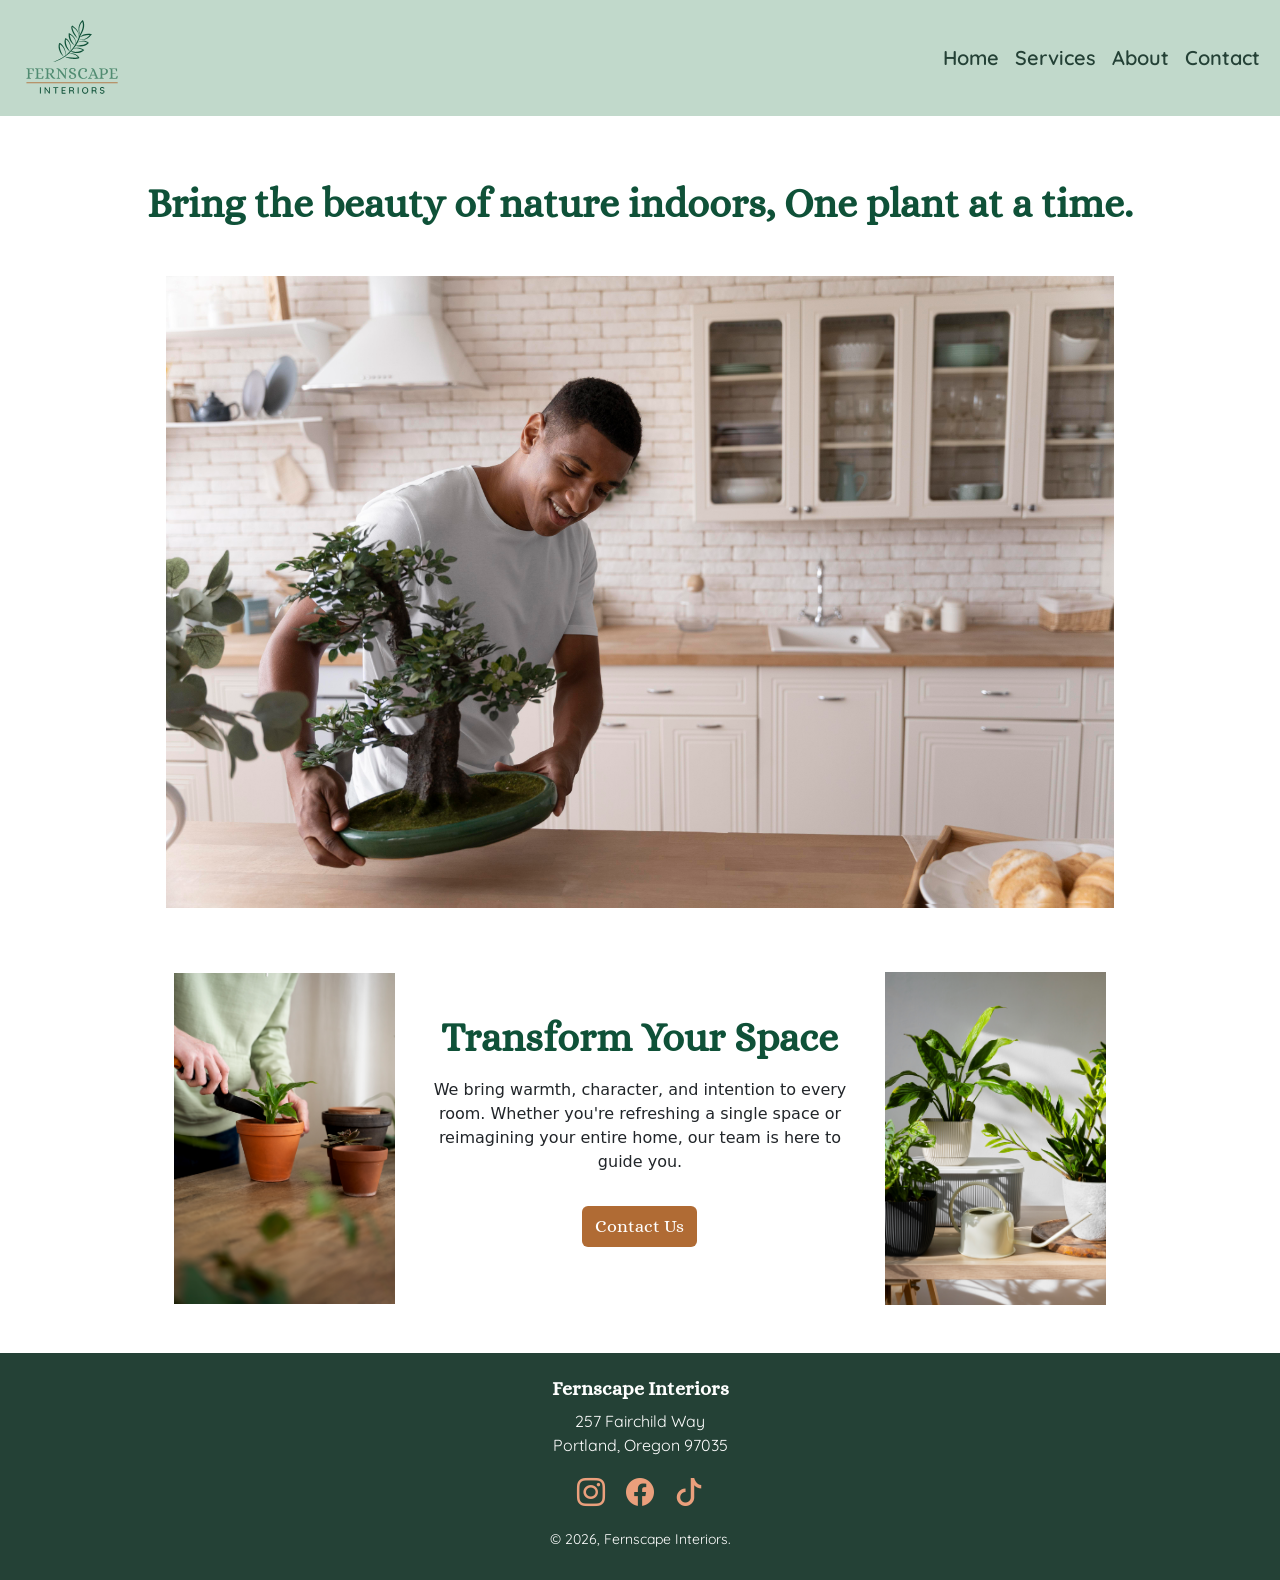
<file: index.html>
<!doctype html>
<html lang="en">
<head>
    <meta charset="utf-8">
    <meta name="viewport" content="width=device-width, initial-scale=1">
    <title>Fernscape Interiors</title>

    <link href="https://cdn.jsdelivr.net/npm/bootstrap@5.3.3/dist/css/bootstrap.min.css" rel="stylesheet">
    <link rel="stylesheet" href="https://cdn.jsdelivr.net/npm/bootstrap-icons@1.11.3/font/bootstrap-icons.min.css">
    <link href="https://fonts.googleapis.com/css2?family=Alice&family=Quicksand:wght@300..700&display=swap" rel="stylesheet">
    <link rel="stylesheet" href="css/style.css">
</head>

<body class="d-flex flex-column min-vh-100">

    <nav class="navbar navbar-expand-lg bg-custom">
        <div class="container-fluid">
            <a class="navbar-brand" href="index.html">
                <img src="images/fernscapes-interiors-logo.svg" alt="Logo" class="logo">
            </a>
            <button class="navbar-toggler" type="button" data-bs-toggle="collapse" data-bs-target="#navbarNav">
                <span class="navbar-toggler-icon"></span>
            </button>
            <div class="collapse navbar-collapse" id="navbarNav">
                <ul class="navbar-nav ms-auto">
                    <li class="nav-item"><a class="nav-link navlink" href="index.html">Home</a></li>
                    <li class="nav-item"><a class="nav-link navlink" href="services.html">Services</a></li>
                    <li class="nav-item"><a class="nav-link navlink" href="about.html">About</a></li>
                    <li class="nav-item"><a class="nav-link navlink" href="contact.html">Contact</a></li>
                </ul>
            </div>
        </div>
    </nav>



    <main class="flex-grow-1">

        
        <div class="container text-center mt-6 mb-4">
            <h1>Bring the beauty of nature indoors, One plant at a time.</h1>
        </div>

        
        <div class="container text-center mt-5 mb-5">
            <img src="images/close-up-person-making-home-comfortable.jpg" class="img-fluid w-85" alt="Close-up of a person making home comfortable with plants">
        </div>

        
        <div class="container text-center mt-5 mb-5">
            <div class="row align-items-center g-3" style="width: 85%; margin: 0 auto;">

                <div class="col-5 col-lg-3 mx-auto mx-lg-0">
                    <img src="images/person-transplanting-plants-new-pots.jpg" class="img-fluid w-100" alt="Interior design beautiful plants in pots">
                </div>

                

                <div class="col-5 col-lg-3 mx-auto mx-lg-0 order-2 order-lg-3">
                    <img src="images/indoor-plants-studio.jpg" class="img-fluid w-100" alt="Interior design image right">
                </div>

                <div class="col-12 col-lg-6 px-4 order-3 order-lg-2 mt-3 mt-lg-0">
                    <h1>Transform Your Space</h1>
                    <p class="mt-3">We bring warmth, character, and intention to every room. Whether you're refreshing a single space or reimagining your entire home, our team is here to guide you.</p>
                    <a href="contact.html" class="btn btn-custom mt-3">Contact Us</a>
                </div>

            </div>
        </div>

    </main>

    <footer class="footer py-4">
        <div class="container text-center">
            <h2>Fernscape Interiors</h2>
            <p>257 Fairchild Way<br>Portland, Oregon 97035</p>
            <div class="mb-3">
                <a href="#" class="mx-2 social-icon"><i class="bi bi-instagram"></i></a>
                <a href="#" class="mx-2 social-icon"><i class="bi bi-facebook"></i></a>
                <a href="#" class="mx-2 social-icon"><i class="bi bi-tiktok"></i></a>
            </div>
            <h3 class="small">&copy; 2026, Fernscape Interiors.</h3>
        </div>
    </footer>

    <script src="https://cdn.jsdelivr.net/npm/bootstrap@5.3.3/dist/js/bootstrap.bundle.min.js"></script>
</body>
</html>
</file>
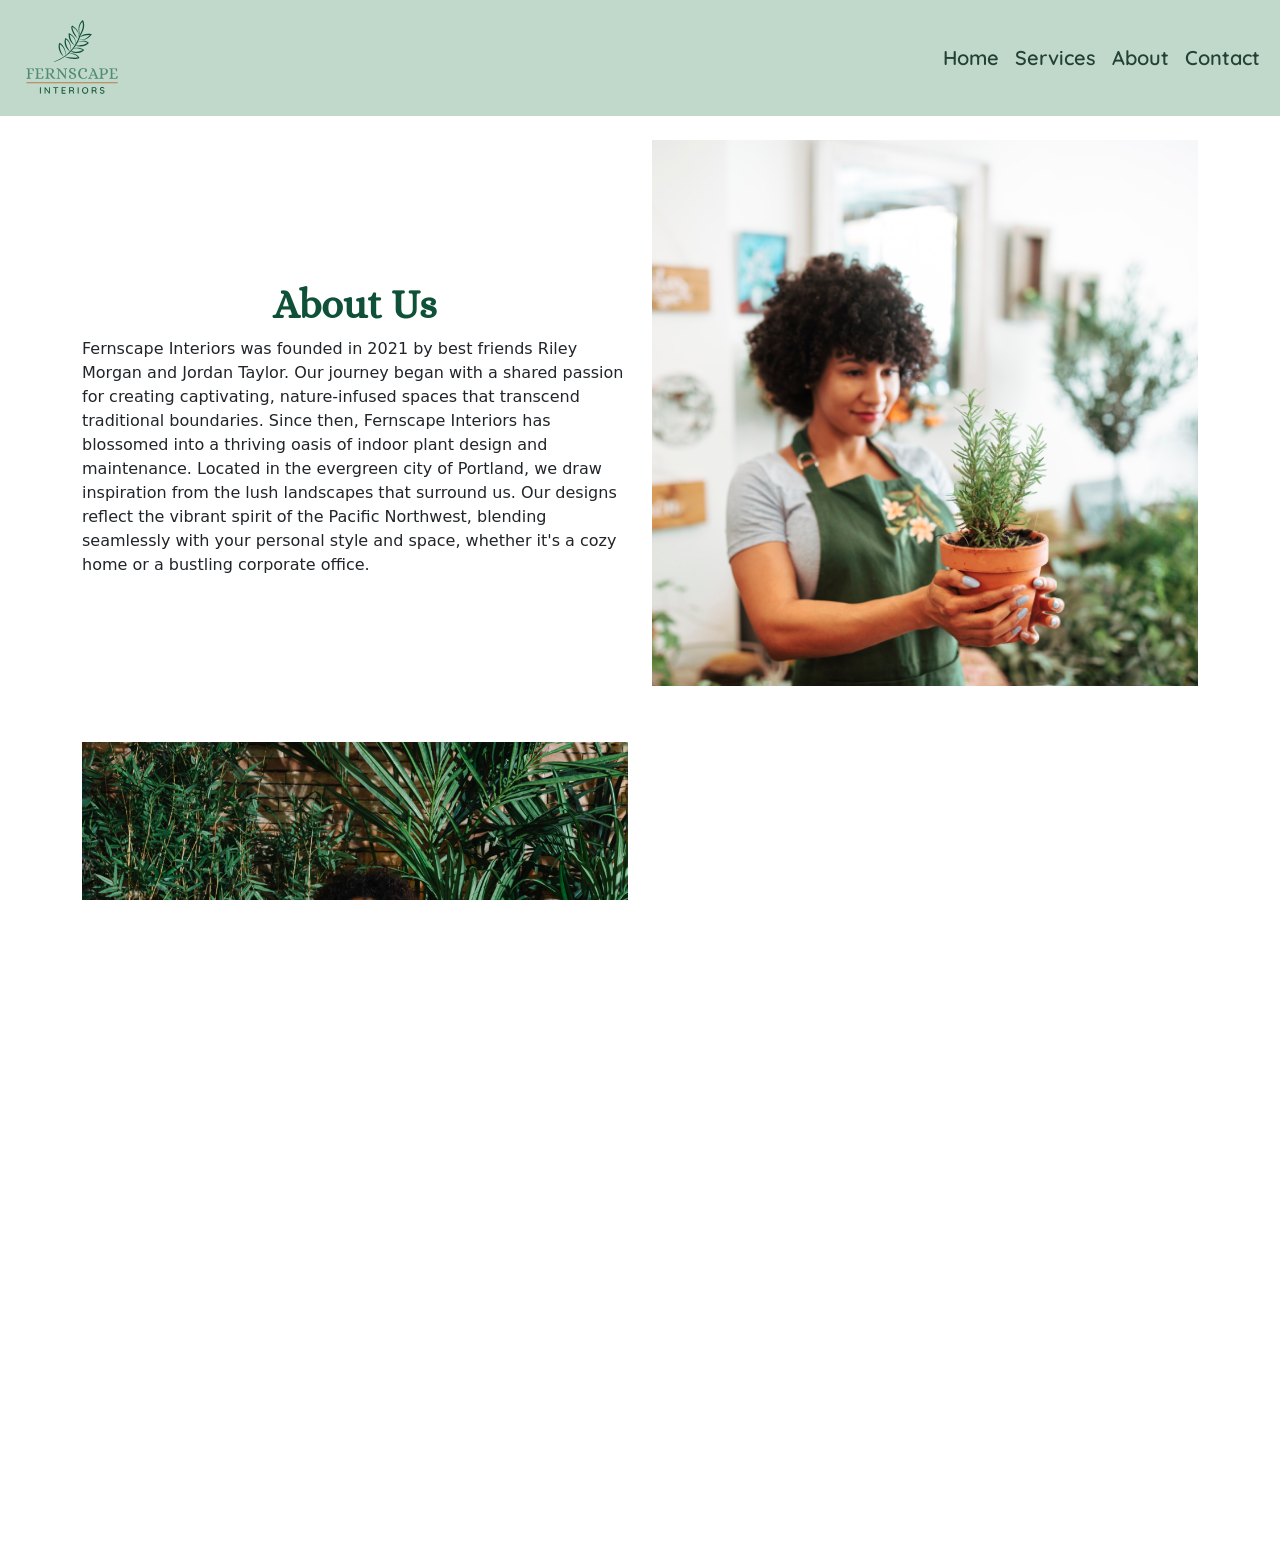
<file: about.html>
<!doctype html>
<html lang="en">
<head>
    <meta charset="utf-8">
    <meta name="viewport" content="width=device-width, initial-scale=1">
    <title>Fernscape Interiors</title>

    <link href="https://cdn.jsdelivr.net/npm/bootstrap@5.3.3/dist/css/bootstrap.min.css" rel="stylesheet">
    <link rel="stylesheet" href="https://cdn.jsdelivr.net/npm/bootstrap-icons@1.11.3/font/bootstrap-icons.min.css">
    <link href="https://fonts.googleapis.com/css2?family=Alice&family=Quicksand:wght@300..700&display=swap" rel="stylesheet">
    <link rel="stylesheet" href="css/style.css">

    <style>
        .img-crop {
            width: 100%;
            height: auto;
            display: block;
        }
    </style>
</head>

<body class="d-flex flex-column vh-100">

    <nav class="navbar navbar-expand-lg bg-custom">
        <div class="container-fluid">
            <a class="navbar-brand" href="index.html">
                <img src="images/fernscapes-interiors-logo.svg" alt="Logo" class="logo">
            </a>
            <button class="navbar-toggler" type="button" data-bs-toggle="collapse" data-bs-target="#navbarNav">
                <span class="navbar-toggler-icon"></span>
            </button>
            <div class="collapse navbar-collapse" id="navbarNav">
                <ul class="navbar-nav ms-auto">
                    <li class="nav-item"><a class="nav-link navlink" href="index.html">Home</a></li>
                    <li class="nav-item"><a class="nav-link navlink" href="services.html">Services</a></li>
                    <li class="nav-item"><a class="nav-link navlink" href="about.html">About</a></li>
                    <li class="nav-item"><a class="nav-link navlink" href="contact.html">Contact</a></li>
                </ul>
            </div>
        </div>
    </nav>

    <main class="flex-grow-1">

        
        <div class="container text-center mt-4">
            <div class="row align-items-center">

                <div class="col-12 col-md-6">
                    <h1>About Us</h1>
                    <p class="text-start">Fernscape Interiors was founded in 2021 by best friends Riley Morgan and Jordan Taylor. Our journey began with a shared passion for creating captivating, nature-infused spaces that transcend traditional boundaries. Since then, Fernscape Interiors has blossomed into a thriving oasis of indoor plant design and maintenance. Located in the evergreen city of Portland, we draw inspiration from the lush landscapes that surround us. Our designs reflect the vibrant spirit of the Pacific Northwest, blending seamlessly with your personal style and space, whether it's a cozy home or a bustling corporate office.</p>
                </div>

                <div class="col-12 col-md-6 mt-3 mt-md-0 mb-4 mb-md-5">
                    <img src="images/afro-african-female-florist-holding-potted-plant.jpg"
                    
                         class="img-crop"
                         alt="Close-up of a person making home comfortable with plants">
                </div>

            </div>
        </div>


        <div class="container text-center mt-2">
            <div class="row align-items-center">

                <div class="col-12 col-md-6 mt-3 mt-md-0 mb-4 mb-md-5">
                    <img src="images/smiling-stylish-young-woman-looking-mobile-phone-restaurant.jpg"
                         class="img-crop"
                         alt="Close-up of a person making home comfortable with plants">
                </div>

                <div class="col-12 col-md-6 mb-4 mb-md-0">
                    <h1>Our Mission</h1>
                    <p class="text-start">Fernscape Interiors is on a mission to bring the beauty of nature indoors, one plant at a time. We're not just designing and installing indoor plants; we're cultivating healthier, more vibrant living and working spaces. Join us on this journey to bring the fresh ideas of Fernscape Interiors into your life. Let's grow together!</p>
                </div>

            </div>
        </div>

    </main>

    <footer class="footer py-4">
        <div class="container text-center">
            <h2>Fernscape Interiors</h2>
            <p>257 Fairchild Way<br>Portland, Oregon 97035</p>
            <div class="mb-3">
                <a href="#" class="mx-2 social-icon"><i class="bi bi-instagram"></i></a>
                <a href="#" class="mx-2 social-icon"><i class="bi bi-facebook"></i></a>
                <a href="#" class="mx-2 social-icon"><i class="bi bi-tiktok"></i></a>
            </div>
            <h3 class="small">&copy; 2026, Fernscape Interiors.</h3>
        </div>
    </footer>

    <script src="https://cdn.jsdelivr.net/npm/bootstrap@5.3.3/dist/js/bootstrap.bundle.min.js"></script>
</body>
</html>
</file>
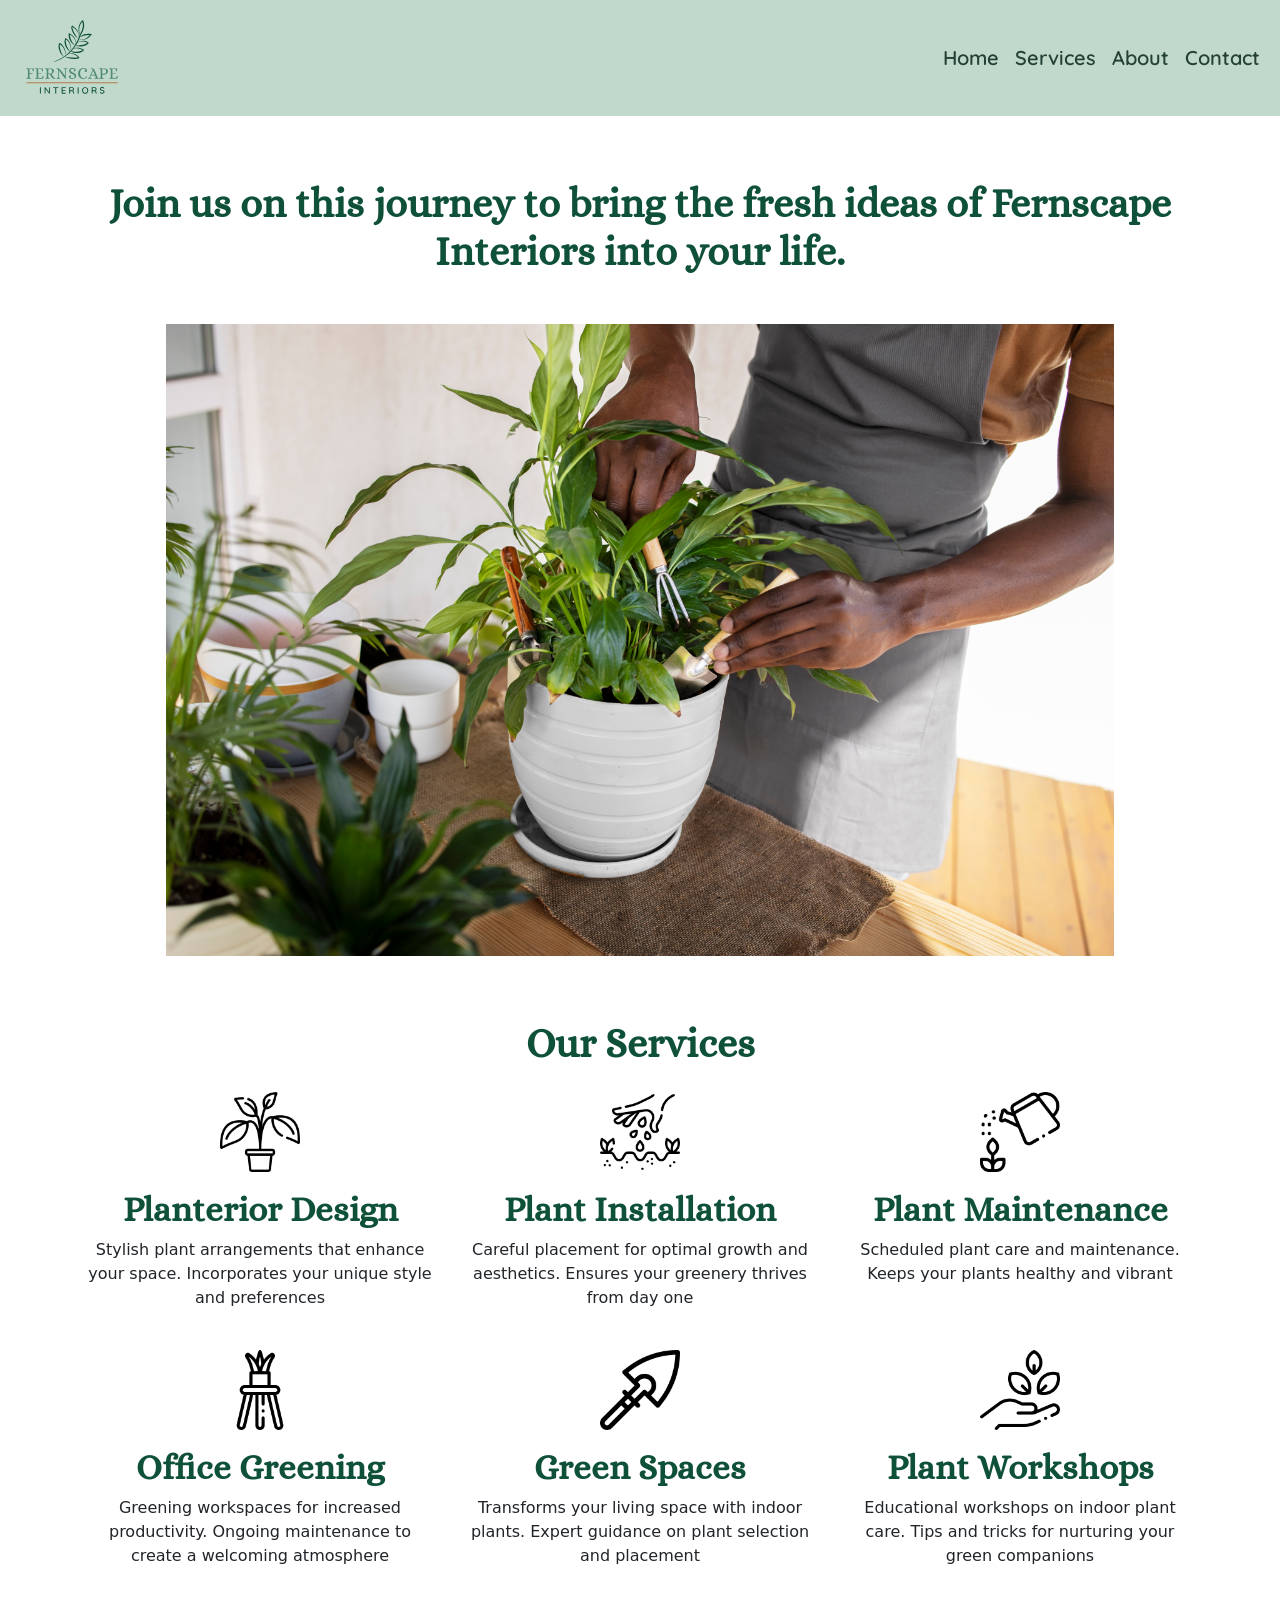
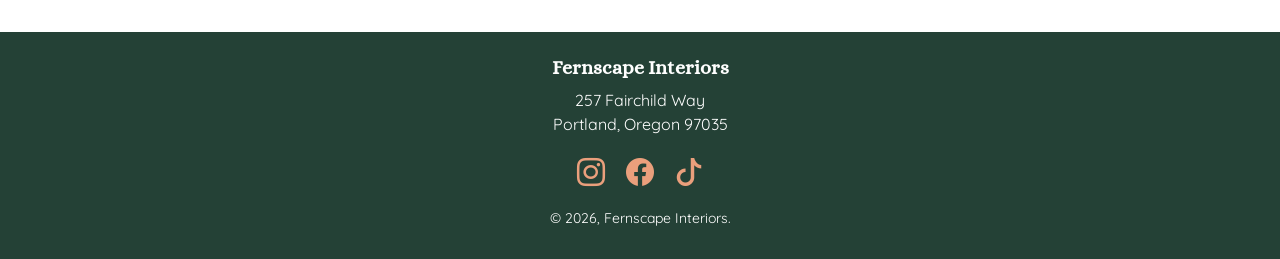
<file: services.html>
<!doctype html>
<html lang="en">
<head>
    <meta charset="utf-8">
    <meta name="viewport" content="width=device-width, initial-scale=1">
    <title>Fernscape Interiors</title>

    <link href="https://cdn.jsdelivr.net/npm/bootstrap@5.3.3/dist/css/bootstrap.min.css" rel="stylesheet">
    <link rel="stylesheet" href="https://cdn.jsdelivr.net/npm/bootstrap-icons@1.11.3/font/bootstrap-icons.min.css">
    <link href="https://fonts.googleapis.com/css2?family=Alice&family=Quicksand:wght@300..700&display=swap" rel="stylesheet">
    <link rel="stylesheet" href="css/style.css">
</head>

<body class="d-flex flex-column min-vh-100">

    <nav class="navbar navbar-expand-lg bg-custom">
        <div class="container-fluid">
            <a class="navbar-brand" href="index.html">
                <img src="images/fernscapes-interiors-logo.svg" alt="Logo" class="logo">
            </a>
            <button class="navbar-toggler" type="button" data-bs-toggle="collapse" data-bs-target="#navbarNav">
                <span class="navbar-toggler-icon"></span>
            </button>
            <div class="collapse navbar-collapse" id="navbarNav">
                <ul class="navbar-nav ms-auto">
                    <li class="nav-item"><a class="nav-link navlink" href="index.html">Home</a></li>
                    <li class="nav-item"><a class="nav-link navlink" href="services.html">Services</a></li>
                    <li class="nav-item"><a class="nav-link navlink" href="about.html">About</a></li>
                    <li class="nav-item"><a class="nav-link navlink" href="contact.html">Contact</a></li>
                </ul>
            </div>
        </div>
    </nav>

    <main class="flex-grow-1">

        <div class="container text-center mt-6 mb-4">
            <h1>Join us on this journey to bring the fresh ideas of Fernscape Interiors into your life.</h1>
        </div>

        <div class="container text-center mt-5 mb-5">
            <img src="images/man-enjoying-indoor-farming.jpg" class="img-fluid w-85" alt="Close-up of a person making home comfortable with plants">
        </div>

        <div class="container text-center mt-6 mb-4">
            <h1>Our Services</h1>
        </div>

        <div class="container mt-4 mb-5">
            <div class="row align-items-start g-4 mb-4">
                <div class="col-md-4 text-center">
                    <img src="images/icons/plante.png" alt="Consultation icon" class="service-icon mb-3">
                    <h2>Planterior Design</h2>
                    <p>Stylish plant arrangements that enhance your space. Incorporates your unique style and preferences</p>
                </div>
                <div class="col-md-4 text-center">
                    <img src="images/icons/cultiver-des-graines.png" alt="Interior design icon" class="service-icon mb-3">
                    <h2>Plant Installation</h2>
                    <p>Careful placement for optimal growth and aesthetics. Ensures your greenery thrives from day one</p>
                </div>
                <div class="col-md-4 text-center">
                    <img src="images/icons/arrosant-les-plantes.png" alt="Installation icon" class="service-icon mb-3">
                    <h2>Plant Maintenance</h2>
                    <p>Scheduled plant care and maintenance. Keeps your plants healthy and vibrant</p>
                </div>
            </div>

            <div class="row align-items-start g-4">
                <div class="col-md-4 text-center">
                    <img src="images/icons/plantes-dinterieur.png" alt="Maintenance icon" class="service-icon mb-3">
                    <h2>Office Greening</h2>
                    <p>Greening workspaces for increased productivity. Ongoing maintenance to create a welcoming atmosphere</p>
                </div>
                <div class="col-md-4 text-center">
                    <img src="images/icons/pelle.png" alt="Plant rental icon" class="service-icon mb-3">
                    <h2>Green Spaces</h2>
                    <p>Transforms your living space with indoor plants. Expert guidance on plant selection and placement</p>
                </div>
                <div class="col-md-4 text-center">
                    <img src="images/icons/therapie.png" alt="Workshops icon" class="service-icon mb-3">
                    <h2>Plant Workshops</h2>
                    <p>Educational workshops on indoor plant care. Tips and tricks for nurturing your green companions</p>
                </div>
            </div>
        </div>

    </main>

    <footer class="footer py-4">
        <div class="container text-center">
            <h2>Fernscape Interiors</h2>
            <p>257 Fairchild Way<br>Portland, Oregon 97035</p>
            <div class="mb-3">
                <a href="#" class="mx-2 social-icon"><i class="bi bi-instagram"></i></a>
                <a href="#" class="mx-2 social-icon"><i class="bi bi-facebook"></i></a>
                <a href="#" class="mx-2 social-icon"><i class="bi bi-tiktok"></i></a>
            </div>
            <h3 class="small">&copy; 2026, Fernscape Interiors.</h3>
        </div>
    </footer>

    <script src="https://cdn.jsdelivr.net/npm/bootstrap@5.3.3/dist/js/bootstrap.bundle.min.js"></script>
</body>
</html>
</file>
<file: css/style.css>
html, body {
    margin: 0;
    padding: 0;
    overflow-x: hidden; 
}

.bg-custom {
    background-color: #c1d9cb !important; 
}

.logo {
    width: 120px; 
}

.navlink:link, .navlink:visited {
    font-family: 'Quicksand', sans-serif;
    color: #244136 !important; 
    font-size: 20px;
    text-decoration: none;
    font-weight: 600;
}

.navlink:hover {
    opacity: 0.7;
}


h1 {
    font-family: 'Alice', serif;
    font-size: 40px;
    font-weight: 700;
    color: #0f5138
}

h2 {
    font-family: 'Alice', serif;
    font-size: 35px;
    font-weight: 600;
    color: #0f5138
}

h3 {
    font-family: 'Alice', serif;
    font-size: 25px;
    font-weight: 700;
    color: #b06b34
}

h4 {
    font-family: 'Alice', serif;
    font-size: 18px;
    font-weight: 600;
    color: #0f5138
}

h5 {
    font-family: 'Alice', serif;
    font-size: 30px;
    font-weight: 600;
    color: #FFFFFF
}


.btn-custom {

    background-color: #b06b34;
    color: #FFFFFF;
    font-family: 'Alice', serif;
    font-weight: 700px;
    font-size: 18px;
}


.btn-custom:hover {
    background-color: #a1572d;
    color: #FFFFFF;
    transition: background-color 0.3s ease;
}

@media (min-width: 768px) {
    .w-md-auto {
        width: auto !important;
    }
}


.w-85 {
    width: 85% !important;
}

.mt-6 {
    margin-top: 4rem !important;
}



.card-body1 {
    background-color:#97beaa;
    padding-top: 3%;
    padding-bottom: 3%;
    margin-left: 5%;
    margin-right: 5%;
    margin-bottom: 3%;
    border-top-left-radius: 2%;
    border-top-right-radius: 2%;
    border-bottom-left-radius: 2%;
    border-bottom-right-radius: 2%;
}


.quicksand-label {
    font-family: 'Quicksand', sans-serif;
    font-weight: 600;
    color: #244136;
}

.quicksand-input {
    font-family: 'Quicksand', sans-serif;
    font-weight: 500;
    color: #244136;
}





.service-icon {
    width: 80px;
    height: 80px;
}








footer {
    background-color: #244136 !important; 
    color: #ffffff !important;           
}
footer h2 {
    font-family: 'Alice', serif;
    font-size: 20px;
    font-weight: 600;
    color: #FFFFFF;
}

footer h3 {
    font-family: 'Quicksand', sans-serif;
    font-size: 0.875rem;
    font-weight: 400;
    color: #ffffff !important;
    
}
footer h4 {
    font-family: 'Alice', serif;
    color: #ffffff !important;
}

footer p, footer h6 {
    font-family: 'Quicksand', sans-serif;
    color: #ffffff !important;
}

.social-icon .bi {
    color: #ea9f7c !important; 
    font-size: 28px;
}

.social-icon:hover {
    opacity: 0.8;
}
</file>
